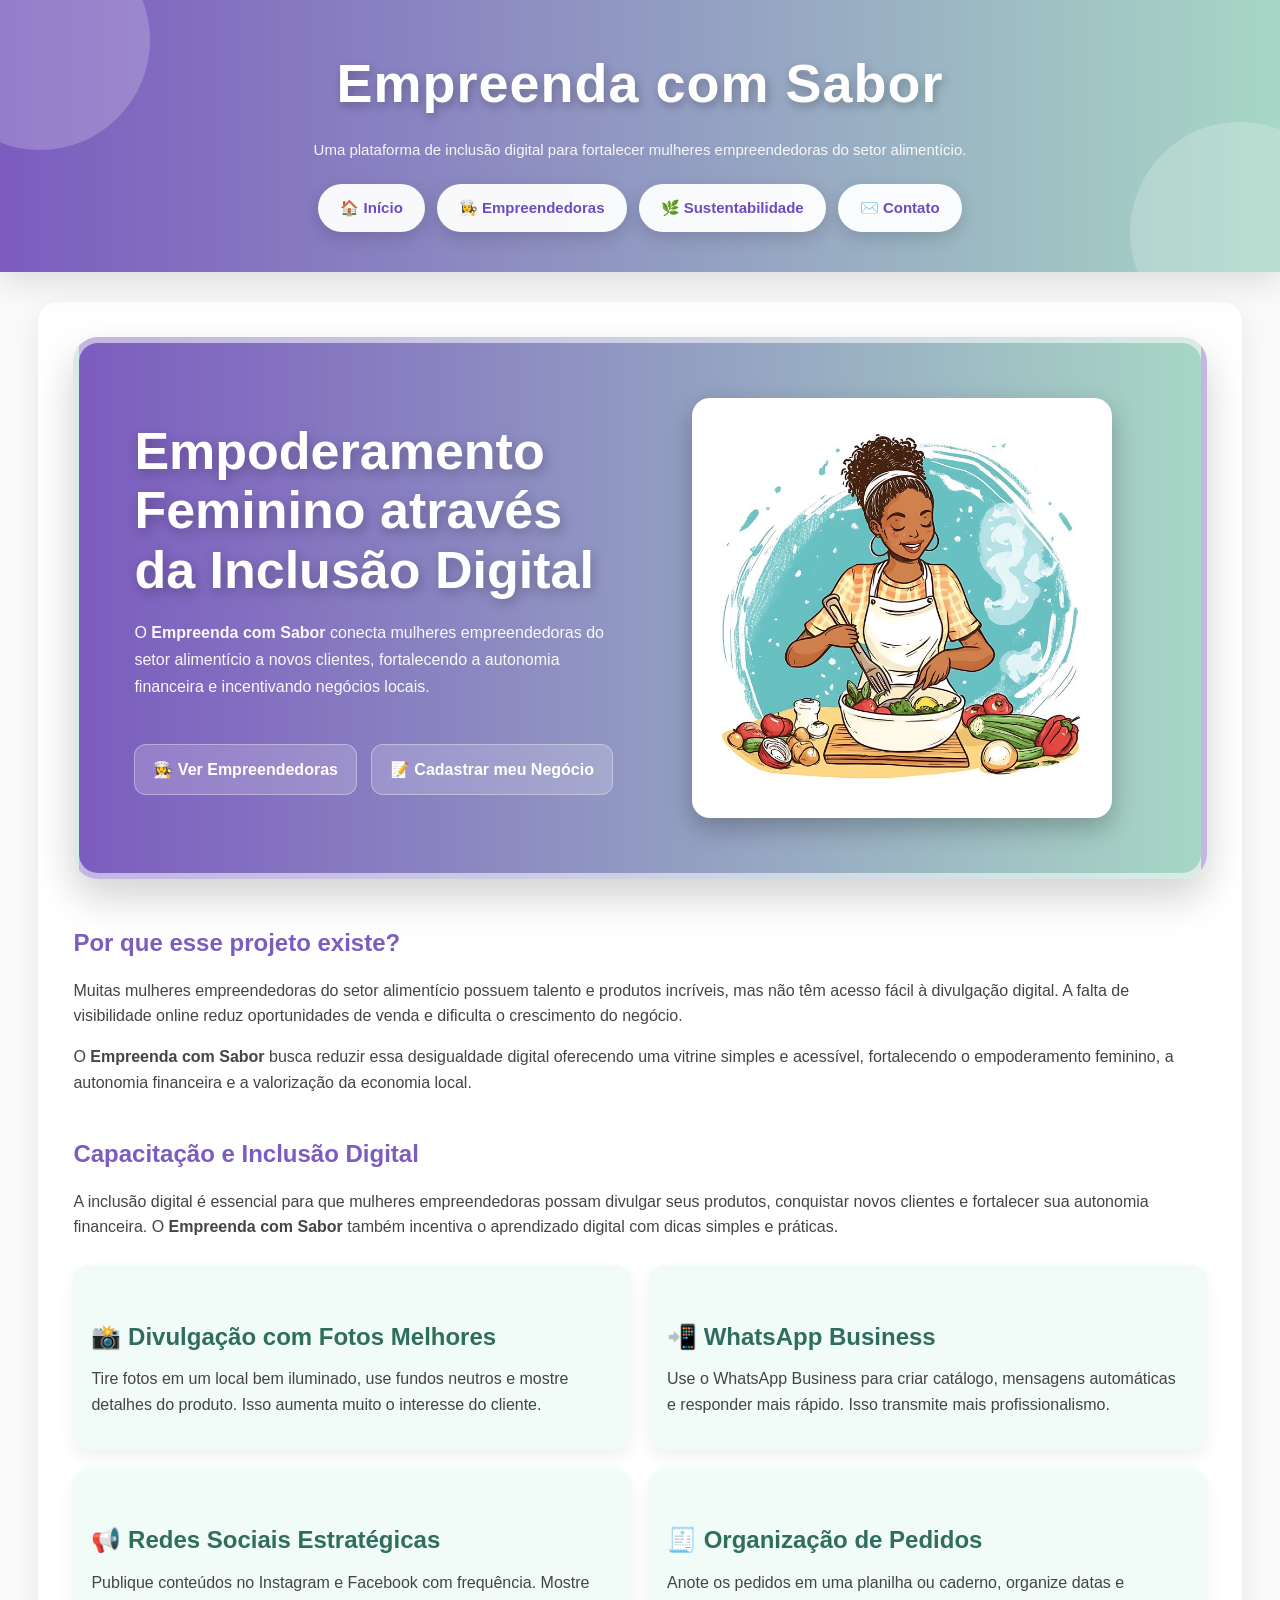
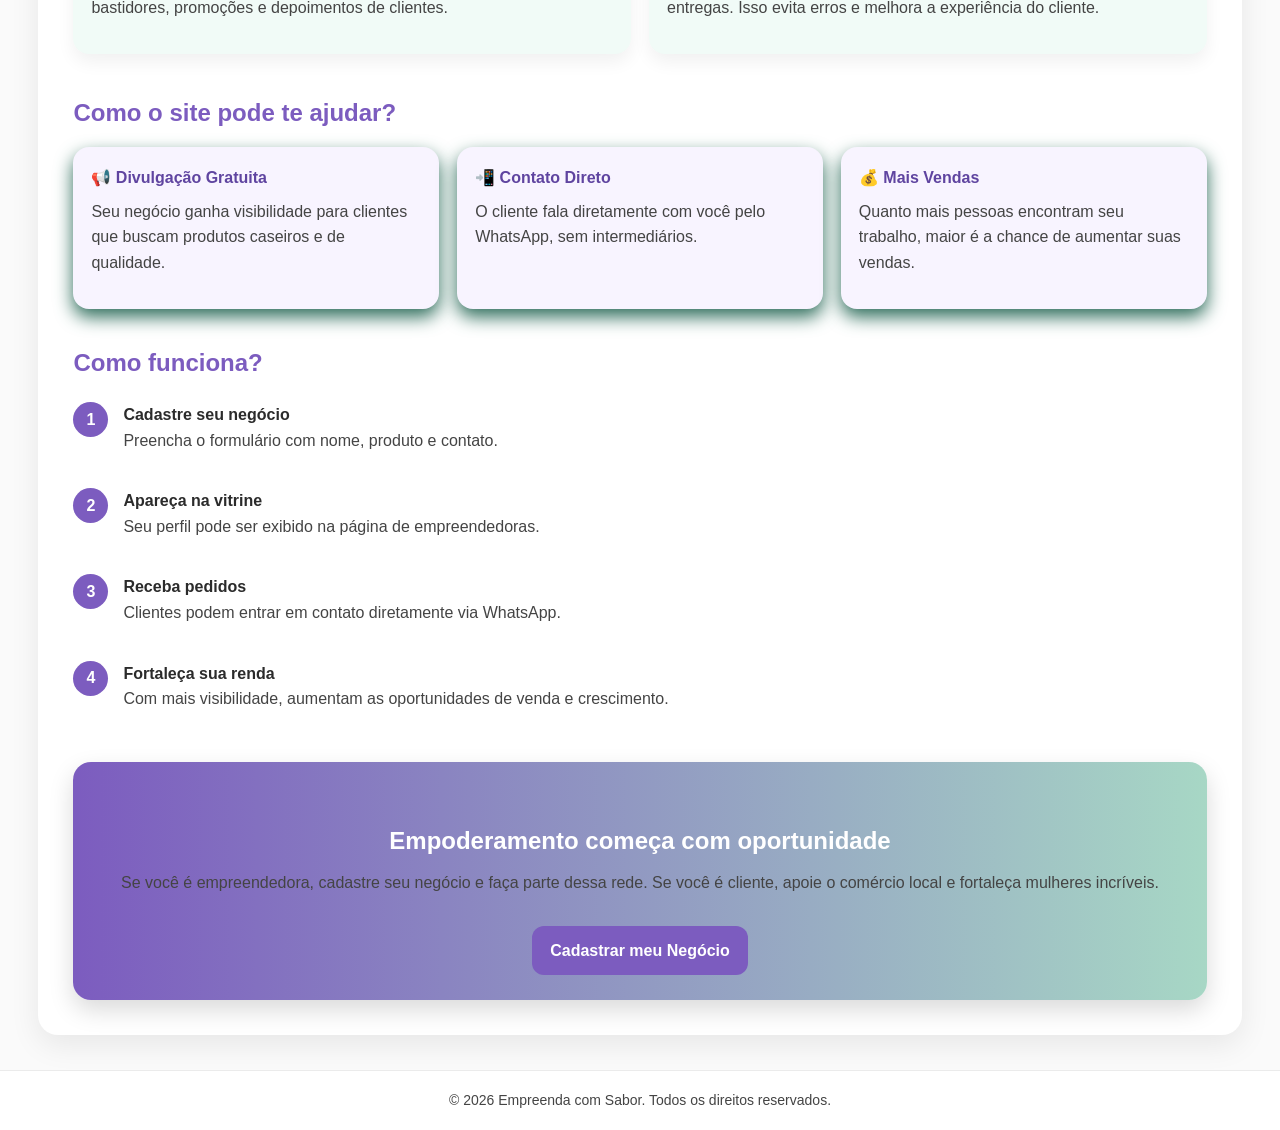
<file: index.html>
<!DOCTYPE html>
<html lang="pt-BR">

<head>
    <meta charset="UTF-8">
    <meta name="viewport" content="width=device-width, initial-scale=1.0">
    <title>Empreenda com Sabor</title>
    <link rel="stylesheet" href="css/style.css">

    <!-- Google analytics -->
    <script async src="https://www.googletagmanager.com/gtag/js?id=G-CT1S5TMFH6"></script>
    <script>
        window.dataLayer = window.dataLayer || [];
        function gtag() { dataLayer.push(arguments); }
        gtag('js', new Date());

        gtag('config', 'G-CT1S5TMFH6');
    </script>

</head>

<body>

    <!-- HEADER -->
    <header class="top-header">
        <div class="header-content">

            <div class="logo-area">
                <h1>Empreenda com Sabor</h1>
                <p>Uma plataforma de inclusão digital para fortalecer mulheres empreendedoras do setor alimentício.</p>
            </div>

            <nav class="menu">
                <a href="index.html">🏠 Início</a>
                <a href="empreendedoras.html">👩‍🍳 Empreendedoras</a>
                <a href="sustentabilidade.html">🌿 Sustentabilidade</a>
                <a href="contato.html">✉️ Contato</a>
            </nav>

        </div>
    </header>

    <!-- CONTEÚDO -->
    <main class="container">

        <section class="hero-index">

            <div class="hero-index-text">
                <h2>Empoderamento Feminino através da Inclusão Digital</h2>

                <p>
                    O <strong>Empreenda com Sabor</strong> conecta mulheres empreendedoras do setor alimentício
                    a novos clientes, fortalecendo a autonomia financeira e incentivando negócios locais.
                </p>

                <div class="hero-buttons">
                    <a class="btn" href="empreendedoras.html">👩‍🍳 Ver Empreendedoras</a>
                    <a class="btn" href="contato.html">📝 Cadastrar meu Negócio</a>
                </div>
            </div>

            <div class="hero-index-image">
                <img src="img/hero.jpg" alt="Mulher empreendedora na cozinha">
            </div>

        </section>

        <section class="hero">
            <div class="hero-content">

                <h3>Por que esse projeto existe?</h3>

                <p>
                    Muitas mulheres empreendedoras do setor alimentício possuem talento e produtos incríveis,
                    mas não têm acesso fácil à divulgação digital. A falta de visibilidade online reduz oportunidades
                    de venda e dificulta o crescimento do negócio.
                </p>

                <p>
                    O <strong>Empreenda com Sabor</strong> busca reduzir essa desigualdade digital oferecendo uma
                    vitrine
                    simples e acessível, fortalecendo o empoderamento feminino, a autonomia financeira e a valorização
                    da economia local.
                </p>

                <!-- SEÇÃO DIGITAL -->
                <section class="digital-section">

                    <h2>Capacitação e Inclusão Digital</h2>

                    <p class="section-description">
                        A inclusão digital é essencial para que mulheres empreendedoras possam divulgar seus produtos,
                        conquistar novos clientes e fortalecer sua autonomia financeira. O <strong>Empreenda com
                            Sabor</strong>
                        também incentiva o aprendizado digital com dicas simples e práticas.
                    </p>

                    <div class="digital-cards">

                        <div class="digital-card">
                            <h3>📸 Divulgação com Fotos Melhores</h3>
                            <p>
                                Tire fotos em um local bem iluminado, use fundos neutros e mostre detalhes do produto.
                                Isso aumenta muito o interesse do cliente.
                            </p>
                        </div>

                        <div class="digital-card">
                            <h3>📲 WhatsApp Business</h3>
                            <p>
                                Use o WhatsApp Business para criar catálogo, mensagens automáticas e responder mais
                                rápido.
                                Isso transmite mais profissionalismo.
                            </p>
                        </div>

                        <div class="digital-card">
                            <h3>📢 Redes Sociais Estratégicas</h3>
                            <p>
                                Publique conteúdos no Instagram e Facebook com frequência.
                                Mostre bastidores, promoções e depoimentos de clientes.
                            </p>
                        </div>

                        <div class="digital-card">
                            <h3>🧾 Organização de Pedidos</h3>
                            <p>
                                Anote os pedidos em uma planilha ou caderno, organize datas e entregas.
                                Isso evita erros e melhora a experiência do cliente.
                            </p>
                        </div>

                    </div>

                </section>

                <!-- BENEFÍCIOS -->
                <h3>Como o site pode te ajudar?</h3>

                <div class="info-cards">

                    <div class="info-card">
                        <h4>📢 Divulgação Gratuita</h4>
                        <p>Seu negócio ganha visibilidade para clientes que buscam produtos caseiros e de qualidade.</p>
                    </div>

                    <div class="info-card">
                        <h4>📲 Contato Direto</h4>
                        <p>O cliente fala diretamente com você pelo WhatsApp, sem intermediários.</p>
                    </div>

                    <div class="info-card">
                        <h4>💰 Mais Vendas</h4>
                        <p>Quanto mais pessoas encontram seu trabalho, maior é a chance de aumentar suas vendas.</p>
                    </div>

                </div>

                <!-- PASSO A PASSO -->
                <h3>Como funciona?</h3>

                <div class="steps">

                    <div class="step">
                        <span class="step-number">1</span>
                        <div>
                            <h4>Cadastre seu negócio</h4>
                            <p>Preencha o formulário com nome, produto e contato.</p>
                        </div>
                    </div>

                    <div class="step">
                        <span class="step-number">2</span>
                        <div>
                            <h4>Apareça na vitrine</h4>
                            <p>Seu perfil pode ser exibido na página de empreendedoras.</p>
                        </div>
                    </div>

                    <div class="step">
                        <span class="step-number">3</span>
                        <div>
                            <h4>Receba pedidos</h4>
                            <p>Clientes podem entrar em contato diretamente via WhatsApp.</p>
                        </div>
                    </div>

                    <div class="step">
                        <span class="step-number">4</span>
                        <div>
                            <h4>Fortaleça sua renda</h4>
                            <p>Com mais visibilidade, aumentam as oportunidades de venda e crescimento.</p>
                        </div>
                    </div>

                </div>

                <!-- CTA FINAL -->
                <div class="cta">

                    <h3>Empoderamento começa com oportunidade</h3>

                    <p>
                        Se você é empreendedora, cadastre seu negócio e faça parte dessa rede.
                        Se você é cliente, apoie o comércio local e fortaleça mulheres incríveis.
                    </p>

                    <a class="btn" href="contato.html">Cadastrar meu Negócio</a>

                </div>

            </div>
        </section>

    </main>

    <!-- FOOTER -->
    <footer class="site-footer">
        <p>© 2026 Empreenda com Sabor. Todos os direitos reservados.</p>
    </footer>

    <button id="btnTopo" aria-label="Voltar ao topo">↑</button>
    <script src="js/script.js"></script>

</body>

</html>
</file>
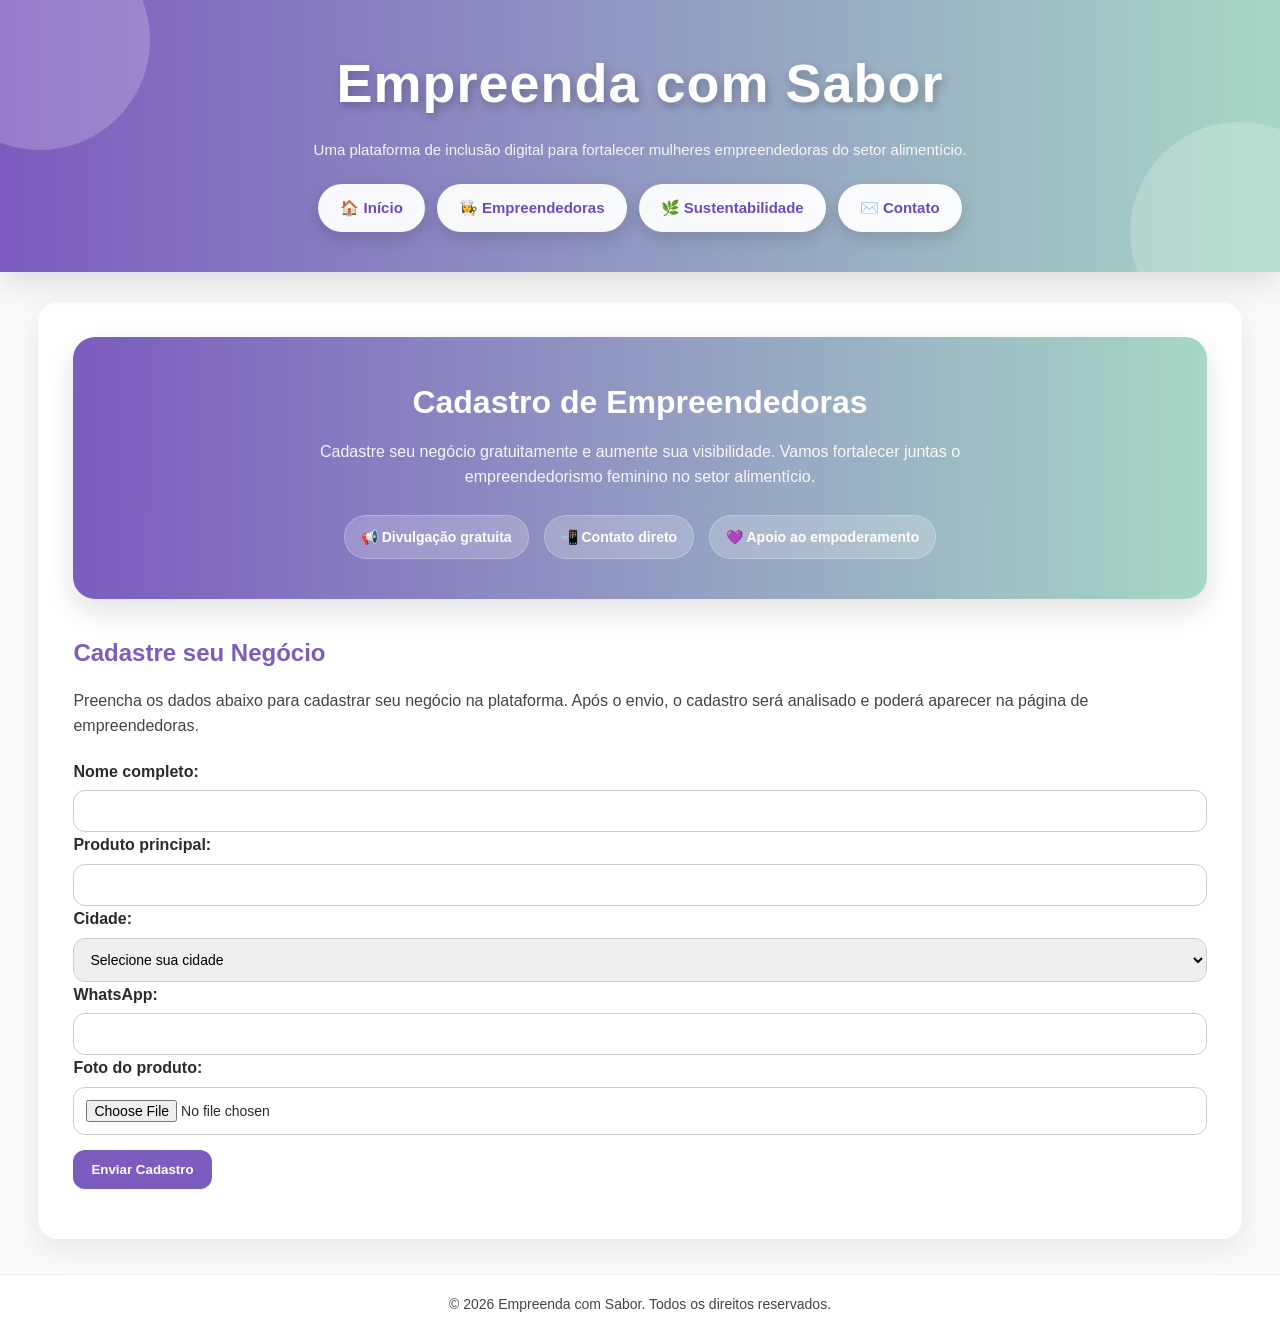
<file: contato.html>
<!DOCTYPE html>
<html lang="pt-BR">

<head>
    <meta charset="UTF-8">
    <meta name="viewport" content="width=device-width, initial-scale=1.0">
    <title>Contato | Empreenda com Sabor</title>
    <link rel="stylesheet" href="css/style.css">

    <!-- Google analytics -->
    <script async src="https://www.googletagmanager.com/gtag/js?id=G-CT1S5TMFH6"></script>
    <script>
        window.dataLayer = window.dataLayer || [];
        function gtag() { dataLayer.push(arguments); }
        gtag('js', new Date());

        gtag('config', 'G-CT1S5TMFH6');
    </script>

</head>

<body>

    <!-- HEADER -->
    <header class="top-header">
        <div class="header-content">

            <div class="logo-area">
                <h1>Empreenda com Sabor</h1>
                <p>Uma plataforma de inclusão digital para fortalecer mulheres empreendedoras do setor alimentício.</p>
            </div>

            <nav class="menu">
                <a href="index.html">🏠 Início</a>
                <a href="empreendedoras.html">👩‍🍳 Empreendedoras</a>
                <a href="sustentabilidade.html">🌿 Sustentabilidade</a>
                <a href="contato.html">✉️ Contato</a>
            </nav>

        </div>
    </header>

    <!-- CONTEÚDO -->
    <main class="container">

        <section class="banner">

            <h2>Cadastro de Empreendedoras</h2>

            <p>
                Cadastre seu negócio gratuitamente e aumente sua visibilidade.
                Vamos fortalecer juntas o empreendedorismo feminino no setor alimentício.
            </p>

            <div class="banner-highlights">
                <span>📢 Divulgação gratuita</span>
                <span>📲 Contato direto</span>
                <span>💜 Apoio ao empoderamento</span>
            </div>

        </section>

        <h2>Cadastre seu Negócio</h2>

        <p>
            Preencha os dados abaixo para cadastrar seu negócio na plataforma.
            Após o envio, o cadastro será analisado e poderá aparecer na página de empreendedoras.
        </p>

        <form action="https://formsubmit.co/annadara182@gmail.com" method="POST" enctype="multipart/form-data">

            <!-- Impede captcha -->
            <input type="hidden" name="_captcha" value="false">

            <!-- Página de sucesso -->
            <input type="hidden" name="_next"
                value="https://annadara182.github.io/atividade-extensionista/formulario.html">

            <label for="nome"><strong>Nome completo:</strong></label>
            <input type="text" id="nome" name="nome" required>

            <label for="produto"><strong>Produto principal:</strong></label>
            <input type="text" id="produto" name="produto" required>

            <label for="cidade"><strong>Cidade:</strong></label>
            <select id="cidade" name="cidade" required>
                <option value="">Selecione sua cidade</option>
                <option value="Palhoça">Palhoça</option>
                <option value="São José">São José</option>
                <option value="Florianópolis">Florianópolis</option>
                <option value="Outra">Outra</option>
            </select>

            <label for="telefone"><strong>WhatsApp:</strong></label>
            <input type="tel" id="telefone" name="telefone" required>

            <label for="foto"><strong>Foto do produto:</strong></label>
            <input type="file" id="foto" name="attachment" accept="image/*" required>

            <button type="submit" class="btn">Enviar Cadastro</button>

        </form>

        <p id="mensagemSucesso" role="alert"></p>

    </main>

    <!-- FOOTER -->
    <footer class="site-footer">
        <p>© 2026 Empreenda com Sabor. Todos os direitos reservados.</p>
    </footer>

    <button id="btnTopo" aria-label="Voltar ao topo">↑</button>
    <script src="js/script.js"></script>

</body>

</html>
</file>
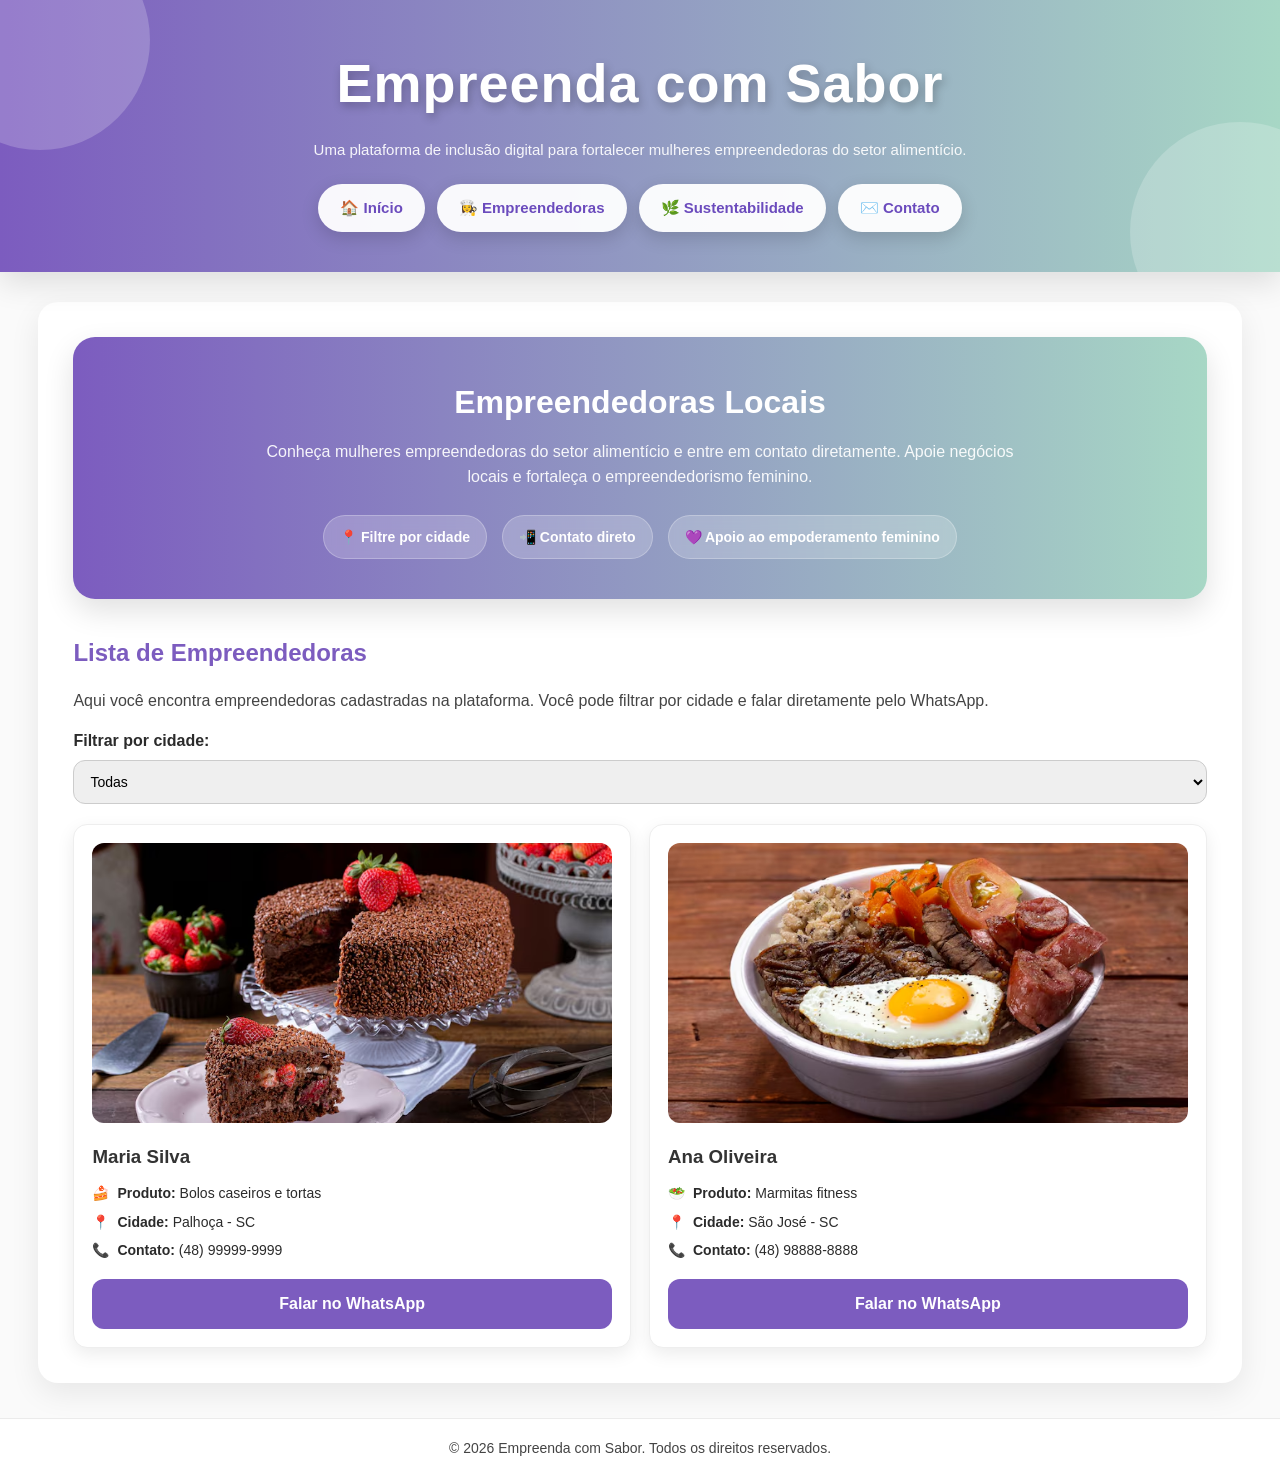
<file: empreendedoras.html>
<!DOCTYPE html>
<html lang="pt-BR">

<head>
    <meta charset="UTF-8">
    <meta name="viewport" content="width=device-width, initial-scale=1.0">
    <title>Empreendedoras | Empreenda com Sabor</title>
    <link rel="stylesheet" href="css/style.css">

        <!-- Google analytics -->
    <script async src="https://www.googletagmanager.com/gtag/js?id=G-CT1S5TMFH6"></script>
    <script>
        window.dataLayer = window.dataLayer || [];
        function gtag() { dataLayer.push(arguments); }
        gtag('js', new Date());

        gtag('config', 'G-CT1S5TMFH6');
    </script>
    
</head>

<body>

    <!-- HEADER -->
    <header class="top-header">
        <div class="header-content">

            <div class="logo-area">
                <h1>Empreenda com Sabor</h1>
                <p>Uma plataforma de inclusão digital para fortalecer mulheres empreendedoras do setor alimentício.</p>
            </div>

            <nav class="menu">
                <a href="index.html">🏠 Início</a>
                <a href="empreendedoras.html">👩‍🍳 Empreendedoras</a>
                <a href="sustentabilidade.html">🌿 Sustentabilidade</a>
                <a href="contato.html">✉️ Contato</a>
            </nav>

        </div>
    </header>

    <!-- CONTEÚDO -->
    <main class="container">

        <section class="banner">
            <h2>Empreendedoras Locais</h2>

            <p>
                Conheça mulheres empreendedoras do setor alimentício e entre em contato diretamente.
                Apoie negócios locais e fortaleça o empreendedorismo feminino.
            </p>

            <div class="banner-highlights">
                <span>📍 Filtre por cidade</span>
                <span>📲 Contato direto</span>
                <span>💜 Apoio ao empoderamento feminino</span>
            </div>
        </section>

        <h2>Lista de Empreendedoras</h2>

        <p>
            Aqui você encontra empreendedoras cadastradas na plataforma.
            Você pode filtrar por cidade e falar diretamente pelo WhatsApp.
        </p>

        <label for="filtroCidade"><strong>Filtrar por cidade:</strong></label>

        <select id="filtroCidade" onchange="filtrarCidade()">
            <option value="todas">Todas</option>
            <option value="Palhoça">Palhoça</option>
            <option value="São José">São José</option>
        </select>

        <div class="cards">

            <div class="card" data-cidade="Palhoça">
                <img src="img/bolo.jpg" alt="Bolos caseiros">

                <h3>Maria Silva</h3>

                <div class="info">
                    <span>🍰</span>
                    <span><strong>Produto:</strong> Bolos caseiros e tortas</span>
                </div>

                <div class="info">
                    <span>📍</span>
                    <span><strong>Cidade:</strong> Palhoça - SC</span>
                </div>

                <div class="info">
                    <span>📞</span>
                    <span><strong>Contato:</strong> (48) 99999-9999</span>
                </div>

                <a class="btn" href="https://wa.me/5548999999999" target="_blank">
                    Falar no WhatsApp
                </a>
            </div>

            <div class="card" data-cidade="São José">
                <img src="img/marmita.jpg" alt="Marmitas fitness">

                <h3>Ana Oliveira</h3>

                <div class="info">
                    <span>🥗</span>
                    <span><strong>Produto:</strong> Marmitas fitness</span>
                </div>

                <div class="info">
                    <span>📍</span>
                    <span><strong>Cidade:</strong> São José - SC</span>
                </div>

                <div class="info">
                    <span>📞</span>
                    <span><strong>Contato:</strong> (48) 98888-8888</span>
                </div>

                <a class="btn" href="https://wa.me/5548998888888" target="_blank">
                    Falar no WhatsApp
                </a>
            </div>

        </div>

    </main>

    <!-- FOOTER -->
    <footer class="site-footer">
        <p>© 2026 Empreenda com Sabor. Todos os direitos reservados.</p>
    </footer>

    <button id="btnTopo" aria-label="Voltar ao topo">↑</button>
    <script src="js/script.js"></script>

</body>

</html>
</file>
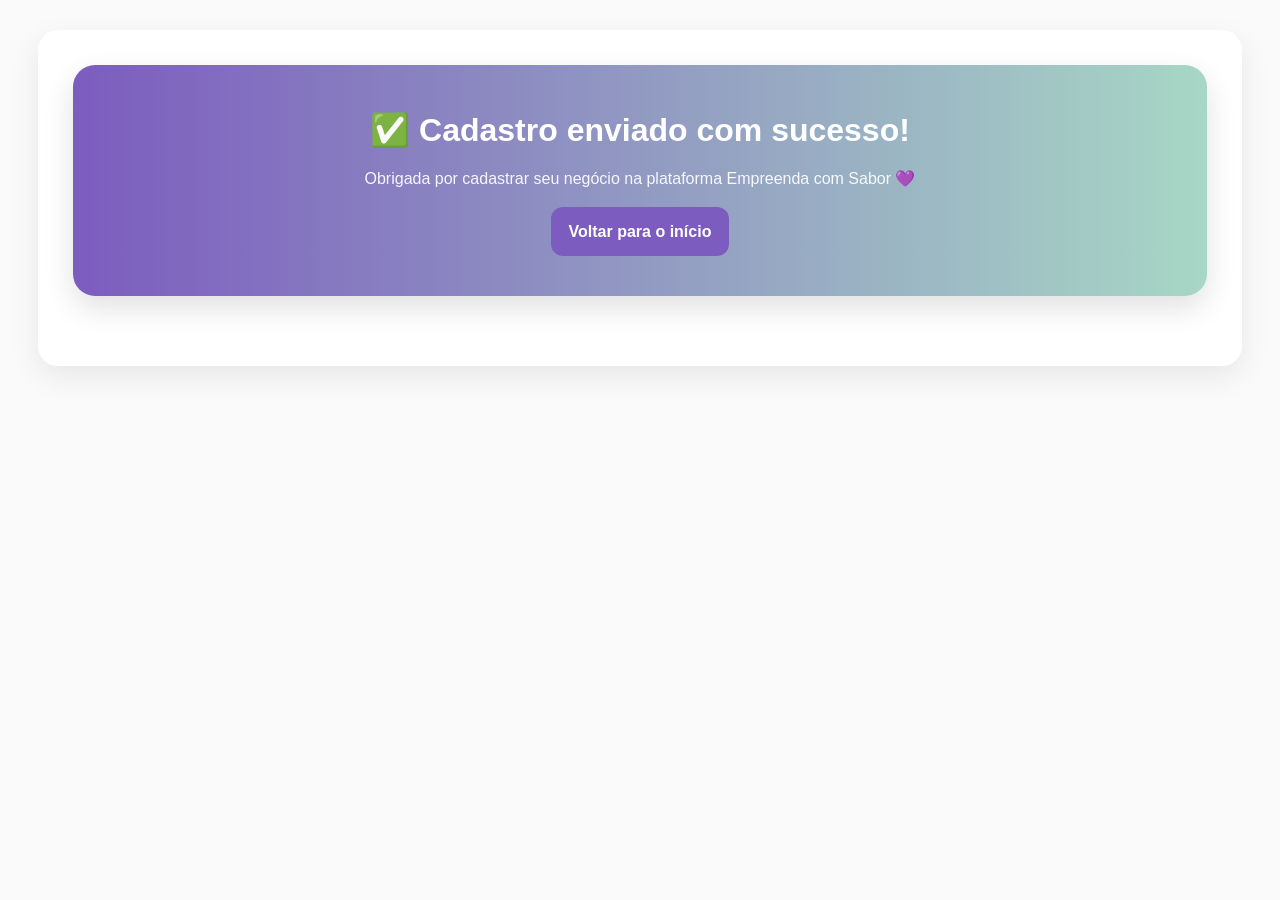
<file: formulario.html>
<!DOCTYPE html>
<html lang="pt-BR">

<head>
    <meta charset="UTF-8">
    <meta name="viewport" content="width=device-width, initial-scale=1.0">
    <title>Cadastro enviado</title>
    <link rel="stylesheet" href="css/style.css">
</head>

<body>

    <main class="container">

        <section class="banner">

            <h2>✅ Cadastro enviado com sucesso!</h2>

            <p>
                Obrigada por cadastrar seu negócio na plataforma
                Empreenda com Sabor 💜
            </p>

            <a href="index.html" class="btn">
                Voltar para o início
            </a>

        </section>

    </main>

</body>

</html>
</file>
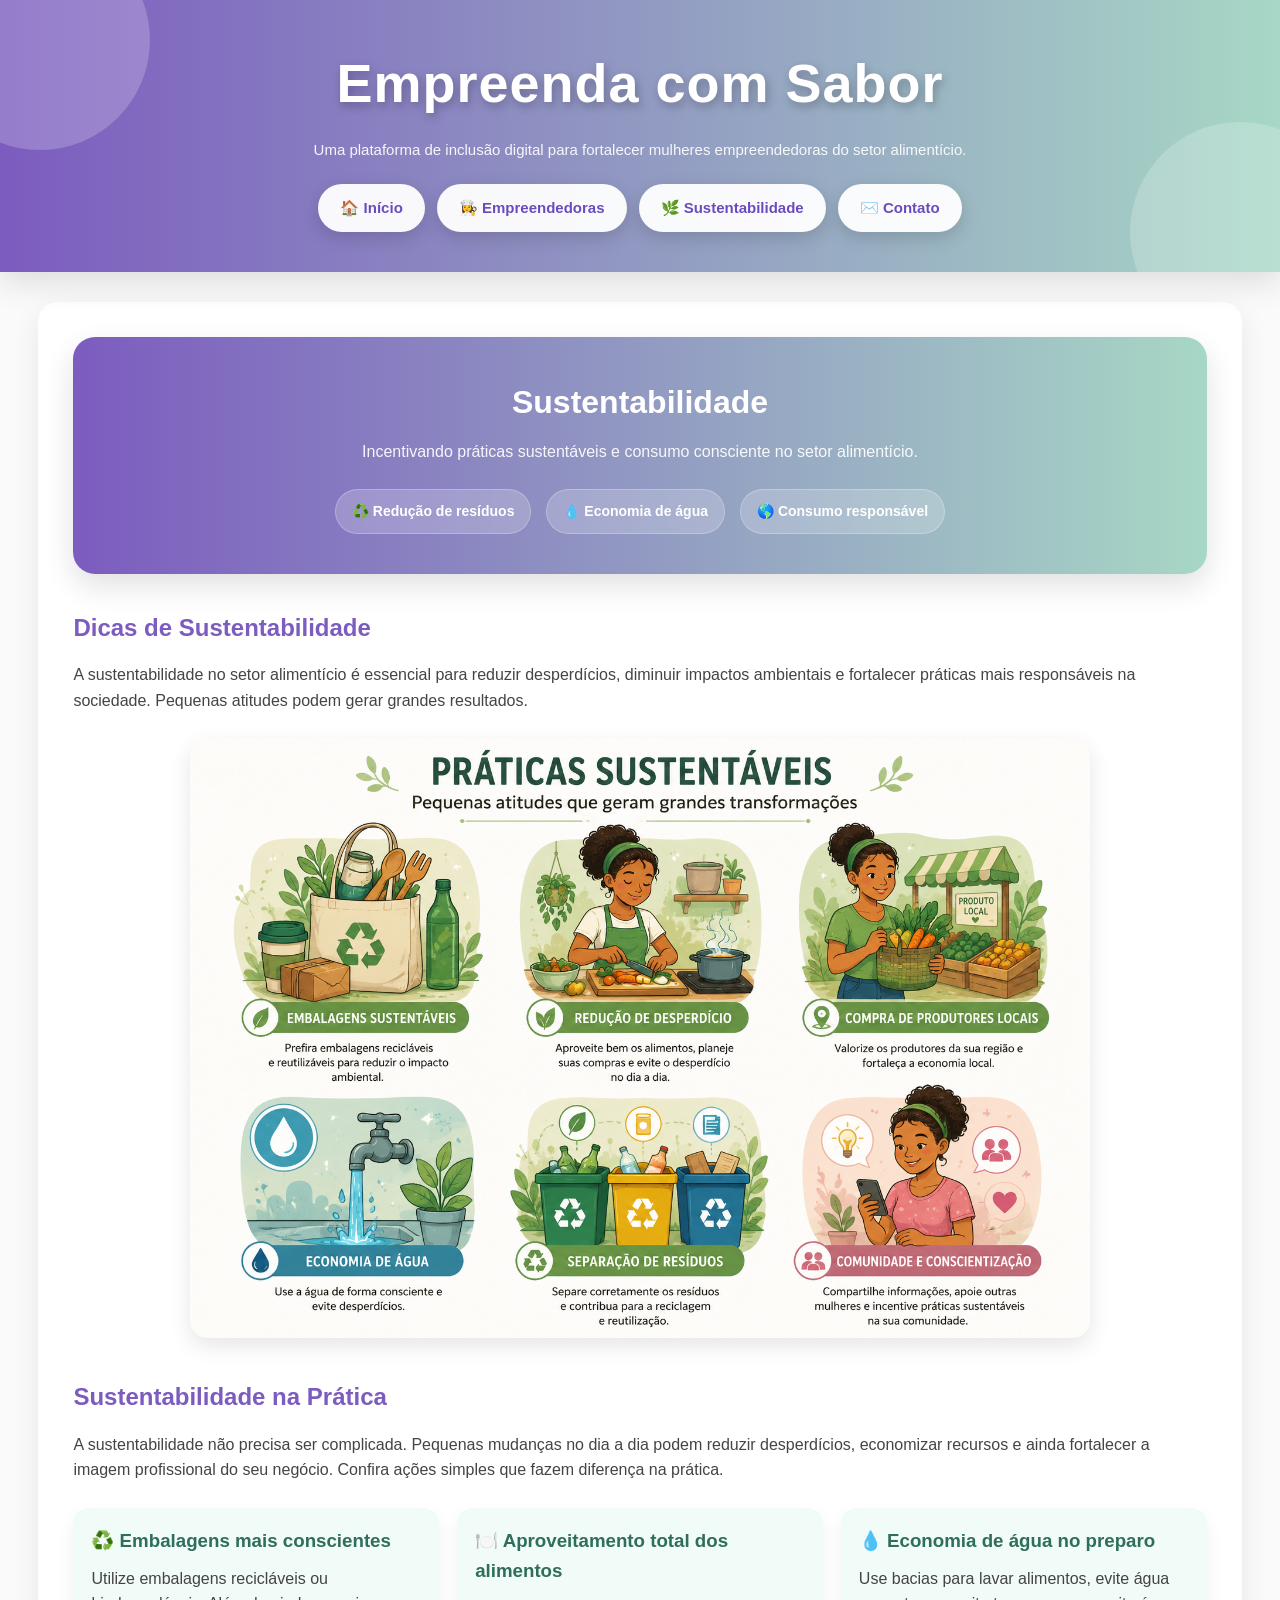
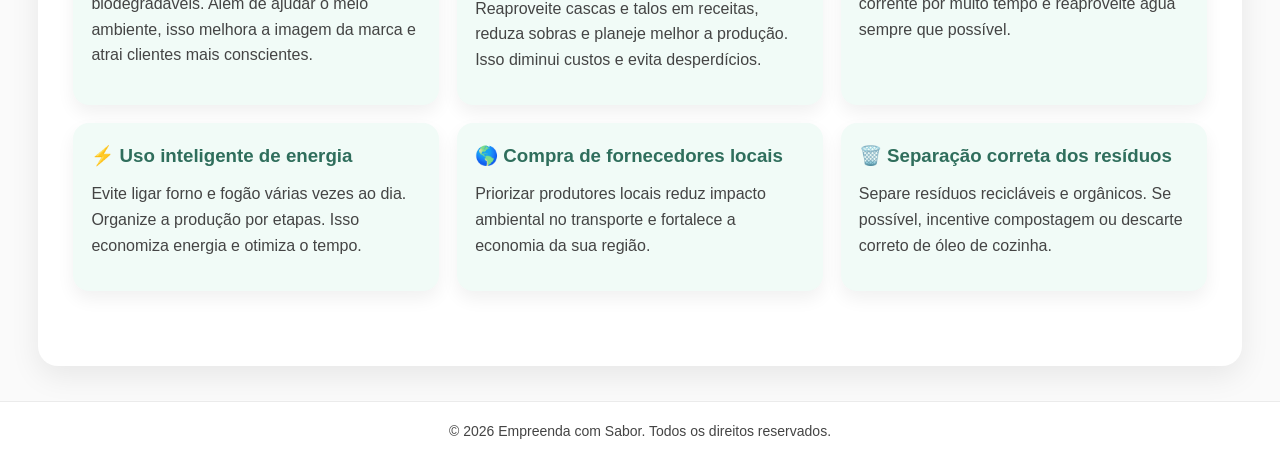
<file: sustentabilidade.html>
<!DOCTYPE html>
<html lang="pt-BR">

<head>
    <meta charset="UTF-8">
    <meta name="viewport" content="width=device-width, initial-scale=1.0">
    <title>Sustentabilidade | Empreenda com Sabor</title>
    <link rel="stylesheet" href="css/style.css">

    <!-- Google analytics -->
    <script async src="https://www.googletagmanager.com/gtag/js?id=G-CT1S5TMFH6"></script>
    <script>
        window.dataLayer = window.dataLayer || [];
        function gtag() { dataLayer.push(arguments); }
        gtag('js', new Date());

        gtag('config', 'G-CT1S5TMFH6');
    </script>
</head>

<body>

    <!-- HEADER -->
    <header class="top-header">
        <div class="header-content">

            <div class="logo-area">
                <h1>Empreenda com Sabor</h1>
                <p>Uma plataforma de inclusão digital para fortalecer mulheres empreendedoras do setor alimentício.</p>
            </div>

            <nav class="menu">
                <a href="index.html">🏠 Início</a>
                <a href="empreendedoras.html">👩‍🍳 Empreendedoras</a>
                <a href="sustentabilidade.html">🌿 Sustentabilidade</a>
                <a href="contato.html">✉️ Contato</a>
            </nav>

        </div>
    </header>

    <!-- CONTEÚDO -->
    <main class="container">

        <section class="banner">
            <h2>Sustentabilidade</h2>

            <p>
                Incentivando práticas sustentáveis e consumo consciente no setor alimentício.
            </p>

            <div class="banner-highlights">
                <span>♻️ Redução de resíduos</span>
                <span>💧 Economia de água</span>
                <span>🌎 Consumo responsável</span>
            </div>
        </section>

        <h2>Dicas de Sustentabilidade</h2>

        <p>
            A sustentabilidade no setor alimentício é essencial para reduzir desperdícios,
            diminuir impactos ambientais e fortalecer práticas mais responsáveis na sociedade.
            Pequenas atitudes podem gerar grandes resultados.
        </p>

        <img class="img-sustentabilidade" src="img/sustentabilidade.png" alt="Ilustrações sobre sustentabilidade">

        <section class="sustentabilidade-pratica">

            <h2>Sustentabilidade na Prática</h2>

            <p class="subtext">
                A sustentabilidade não precisa ser complicada. Pequenas mudanças no dia a dia podem reduzir
                desperdícios,
                economizar recursos e ainda fortalecer a imagem profissional do seu negócio.
                Confira ações simples que fazem diferença na prática.
            </p>

            <div class="pratica-cards">

                <div class="pratica-card">
                    <h3>♻️ Embalagens mais conscientes</h3>
                    <p>
                        Utilize embalagens recicláveis ou biodegradáveis.
                        Além de ajudar o meio ambiente, isso melhora a imagem da marca e atrai clientes mais
                        conscientes.
                    </p>
                </div>

                <div class="pratica-card">
                    <h3>🍽️ Aproveitamento total dos alimentos</h3>
                    <p>
                        Reaproveite cascas e talos em receitas, reduza sobras e planeje melhor a produção.
                        Isso diminui custos e evita desperdícios.
                    </p>
                </div>

                <div class="pratica-card">
                    <h3>💧 Economia de água no preparo</h3>
                    <p>
                        Use bacias para lavar alimentos, evite água corrente por muito tempo
                        e reaproveite água sempre que possível.
                    </p>
                </div>

                <div class="pratica-card">
                    <h3>⚡ Uso inteligente de energia</h3>
                    <p>
                        Evite ligar forno e fogão várias vezes ao dia. Organize a produção por etapas.
                        Isso economiza energia e otimiza o tempo.
                    </p>
                </div>

                <div class="pratica-card">
                    <h3>🌎 Compra de fornecedores locais</h3>
                    <p>
                        Priorizar produtores locais reduz impacto ambiental no transporte
                        e fortalece a economia da sua região.
                    </p>
                </div>

                <div class="pratica-card">
                    <h3>🗑️ Separação correta dos resíduos</h3>
                    <p>
                        Separe resíduos recicláveis e orgânicos.
                        Se possível, incentive compostagem ou descarte correto de óleo de cozinha.
                    </p>
                </div>

            </div>

        </section>

    </main>

    <!-- FOOTER -->
    <footer class="site-footer">
        <p>© 2026 Empreenda com Sabor. Todos os direitos reservados.</p>
    </footer>

    <button id="btnTopo" aria-label="Voltar ao topo">↑</button>
    <script src="js/script.js"></script>

</body>

</html>
</file>
<file: css/style.css>
/* -- RESET -- */
* {
    margin: 0;
    padding: 0;
    box-sizing: border-box;
}

/* -- GERAL -- */
body {
    font-family: Arial, sans-serif;
    background-color: #FAFAFA;
    color: #2B2B2B;
    line-height: 1.6;
}

.container {
    width: 94%;
    max-width: 1300px;
    margin: 30px auto;
    background: white;
    padding: 35px;
    border-radius: 20px;
    box-shadow: 0px 10px 30px rgba(0, 0, 0, 0.08);
}

/* -- TIPOGRAFIA -- */
h2 {
    margin-bottom: 15px;
    color: #7C5CBF;
}

p {
    margin-bottom: 15px;
    color: #444;
}

ul {
    margin-left: 20px;
    margin-bottom: 15px;
}

/* -- HEADER -- */
.top-header {
    background: linear-gradient(to right, #7C5CBF, #A7D7C5);
    padding: 40px 20px;
    text-align: center;
    position: relative;
    overflow: hidden;
    box-shadow: 0px 10px 30px rgba(0, 0, 0, 0.12);
}

/* BOLAS DECORATIVAS */
.top-header::before,
.top-header::after {
    content: "";
    position: absolute;
    width: 220px;
    height: 220px;
    background: rgba(255, 255, 255, 0.20);
    border-radius: 50%;
}

.top-header::before {
    top: -70px;
    left: -70px;
}

.top-header::after {
    bottom: -70px;
    right: -70px;
}

.header-content {
    position: relative;
    z-index: 2;
}

.logo-area h1 {
    color: white;
    font-size: 54px;
    font-weight: bold;
    margin-bottom: 12px;
    letter-spacing: 1px;
    text-shadow: 2px 4px 10px rgba(0, 0, 0, 0.25);
}

.logo-area p {
    font-size: 15px;
    color: rgba(255, 255, 255, 0.92);
    max-width: 780px;
    margin: auto;
    margin-bottom: 22px;
}

/* -- MENU -- */
.menu {
    display: flex;
    justify-content: center;
    flex-wrap: wrap;
    gap: 12px;
}

.menu a {
    background: rgba(255, 255, 255, 0.95);
    color: #6b4bbd;
    text-decoration: none;
    font-weight: bold;
    padding: 12px 22px;
    border-radius: 30px;
    font-size: 15px;
    box-shadow: 0px 6px 18px rgba(0, 0, 0, 0.15);
    transition: 0.3s;
}

.menu a:hover {
    background: rgba(255, 255, 255, 1);
    transform: translateY(-2px);
}

.menu a:focus,
.btn:focus,
select:focus,
input:focus,
textarea:focus {
    outline: 3px solid #A7D7C5;
    outline-offset: 3px;
}

/* -- BOTÕES -- */
.btn {
    display: inline-block;
    background-color: #7C5CBF;
    color: white;
    padding: 12px 18px;
    border-radius: 12px;
    text-decoration: none;
    font-weight: bold;
    border: none;
    cursor: pointer;
    transition: 0.3s;
    margin-top: 15px;
}

.btn:hover {
    background-color: #5f44a0;
    transform: scale(1.03);
}

/* botão transparente (hero/banner) */
.btn-outline {
    display: inline-block;
    padding: 12px 18px;
    border-radius: 12px;
    background: rgba(255, 255, 255, 0.18);
    border: 1px solid rgba(255, 255, 255, 0.35);
    color: white;
    font-weight: bold;
    text-decoration: none;
    cursor: pointer;
    transition: 0.3s;
    backdrop-filter: blur(6px);
}

.btn-outline:hover {
    background: rgba(255, 255, 255, 0.28);
    transform: scale(1.03);
}

/* -- HERO INDEX -- */
.hero-index {
    background: linear-gradient(to right, #7C5CBF, #A7D7C5);
    border-radius: 25px;
    padding: 55px;

    display: flex;
    justify-content: space-between;
    align-items: center;
    gap: 35px;

    color: white;
    margin-bottom: 45px;
    box-shadow: 0px 18px 40px rgba(0, 0, 0, 0.18);
    border: 6px solid rgba(255, 255, 255, 0.55);
}

.hero-index-text {
    flex: 1;
}

.hero-index-text h2 {
    font-size: 52px;
    margin-bottom: 18px;
    color: white;
    line-height: 1.15;
    text-shadow: 2px 4px 12px rgba(0, 0, 0, 0.25);
}

.hero-index-text p {
    font-size: 16px;
    line-height: 1.7;
    margin-bottom: 28px;
    color: rgba(255, 255, 255, 0.95);
}

.hero-buttons {
    display: flex;
    gap: 14px;
    flex-wrap: wrap;
}

/* botões do hero iguais */
.hero-buttons .btn {
    background: rgba(255, 255, 255, 0.18);
    border: 1px solid rgba(255, 255, 255, 0.35);
    backdrop-filter: blur(6px);
    color: white;
}

.hero-buttons .btn:hover {
    background: rgba(255, 255, 255, 0.30);
}

.hero-index-image {
    flex: 1;
    display: flex;
    justify-content: center;
}

.hero-index-image img {
    width: 100%;
    max-width: 420px;
    border-radius: 18px;
    object-fit: cover;
    background: white;
    padding: 10px;
    box-shadow: 0px 10px 26px rgba(0, 0, 0, 0.25);
}

/* -- SEÇÕES INTERNAS -- */
.hero {
    margin-top: 30px;
}

.hero-content h3 {
    font-size: 24px;
    margin-top: 35px;
    margin-bottom: 15px;
    color: #7C5CBF;
}

/* -- BANNER -- */
.banner {
    background: linear-gradient(to right, #7C5CBF, #A7D7C5);
    padding: 40px 30px;
    border-radius: 22px;
    text-align: center;
    color: white;
    width: 100%;
    box-shadow: 0px 12px 30px rgba(0, 0, 0, 0.12);
    margin-bottom: 35px;
}

.banner h2 {
    font-size: 32px;
    margin-bottom: 10px;
    color: white;
}

.banner p {
    font-size: 16px;
    max-width: 750px;
    margin: auto;
    color: rgba(255, 255, 255, 0.92);
}

.banner-highlights {
    margin-top: 25px;
    display: flex;
    justify-content: center;
    flex-wrap: wrap;
    gap: 15px;
}

.banner-highlights span {
    background: rgba(255, 255, 255, 0.20);
    border: 1px solid rgba(255, 255, 255, 0.25);
    padding: 10px 16px;
    border-radius: 30px;
    font-size: 14px;
    font-weight: bold;
    backdrop-filter: blur(6px);
}

/* -- CARDS PADRÃO -- */
.cards {
    display: grid;
    grid-template-columns: 1fr 1fr;
    gap: 18px;
    margin-top: 20px
}

.card {
    background: #ffffff;
    border-radius: 14px;
    padding: 18px;
    border: 1px solid #eee;
    box-shadow: 0px 6px 18px rgba(0, 0, 0, 0.08);
    transition: 0.3s;
}

.card:hover {
    transform: translateY(-4px);
    box-shadow: 0px 10px 22px rgba(0, 0, 0, 0.12);
}

.card h3 {
    color: #333;
    margin-bottom: 10px;
}

.card p {
    margin-bottom: 0;
    font-size: 14px;
    color: #444;
}

.card img {
    width: 100%;
    height: 280px;
    object-fit: cover;
    border-radius: 12px;
    margin-bottom: 12px;
}

.card .btn {
    width: 100%;
    text-align: center;
    margin-top: 12px;
}

/* -- LINHAS COM ÍCONES -- */
.info {
    display: flex;
    align-items: center;
    gap: 8px;
    font-size: 14px;
    margin-bottom: 6px;
}

/* -- BENEFÍCIOS (INDEX) -- */
.info-cards {
    display: grid;
    grid-template-columns: repeat(3, 1fr);
    gap: 18px;
    margin-bottom: 30px;
}

.info-card {
    background: #F8F4FF;
    border-radius: 16px;
    padding: 18px;
    box-shadow: 0px 8px 18px #2f6e5c;
    transition: 0.3s;
}

.info-card:hover {
    transform: translateY(-4px);
}

.info-card h4 {
    margin-bottom: 8px;
    color: #5f44a0;
}

/* -- DIGITAL SECTION -- */
.digital-section {
    margin-top: 40px;
    margin-bottom: 40px;
}

.section-description {
    margin-bottom: 25px;
}

.digital-cards {
    display: grid;
    grid-template-columns: repeat(2, 1fr);
    gap: 18px;
}

.digital-card {
    background: #F1FBF7;
    padding: 18px;
    border-radius: 16px;
    box-shadow: 0px 8px 18px rgba(0, 0, 0, 0.06);
    transition: 0.3s;
}

.digital-card:hover {
    transform: translateY(-4px);
}

.digital-card h3 {
    margin-bottom: 10px;
    color: #2f6e5c;
}

.digital-cta {
    margin-top: 30px;
    background: #F8F4FF;
    padding: 25px;
    border-radius: 18px;
    text-align: center;
    box-shadow: 0px 8px 18px rgba(0, 0, 0, 0.05);
}

/* -- PASSO A PASSO -- */
.steps {
    margin-top: 20px;
}

.step {
    display: flex;
    align-items: flex-start;
    gap: 15px;
    margin-bottom: 20px;
}

.step-number {
    background: #7C5CBF;
    color: white;
    width: 35px;
    height: 35px;
    border-radius: 50%;
    display: flex;
    align-items: center;
    justify-content: center;
    font-weight: bold;
}

/* -- CTA FINAL -- */
.cta {
    margin-top: 35px;
    padding: 25px;
    background: linear-gradient(to right, #7C5CBF, #A7D7C5);
    border-radius: 18px;
    color: white;
    text-align: center;
    box-shadow: 0px 10px 25px rgba(0, 0, 0, 0.15);
}

.cta h3 {
    color: white;
    margin-bottom: 10px;
}

/* -- SUSTENTABILIDADE -- */
.sustentabilidade-pratica {
    margin-top: 40px;
    margin-bottom: 40px;
}

.subtext {
    margin-bottom: 25px;
}

.pratica-cards {
    display: grid;
    grid-template-columns: repeat(3, 1fr);
    gap: 18px;
}

.pratica-card {
    background: #F1FBF7;
    padding: 18px;
    border-radius: 16px;
    box-shadow: 0px 8px 18px rgba(0, 0, 0, 0.06);
    transition: 0.3s;
}

.pratica-card:hover {
    transform: translateY(-4px);
}

.pratica-card h3 {
    margin-bottom: 10px;
    color: #2f6e5c;
}

.img-sustentabilidade {
    width: 100%;
    max-width: 900px;
    display: block;
    margin: 25px auto;
    border-radius: 18px;
    box-shadow: 0px 8px 22px rgba(0, 0, 0, 0.10);
}

/* -- FORMULÁRIOS -- */
select,
input,
textarea {
    width: 100%;
    padding: 12px;
    border-radius: 12px;
    border: 1px solid #ccc;
    margin-top: 6px;
    font-size: 14px;
}

form {
    margin-top: 20px;
}

textarea {
    resize: none;
}

#mensagemSucesso {
    margin-top: 15px;
    font-weight: bold;
    color: green;
}

/* -- BOTÃO TOPO -- */
#btnTopo {
    position: fixed;
    bottom: 20px;
    right: 20px;
    background: #7C5CBF;
    color: white;
    border: none;
    padding: 12px 14px;
    border-radius: 50%;
    cursor: pointer;
    font-size: 16px;
    display: none;
    box-shadow: 0px 4px 14px rgba(0, 0, 0, 0.20);
}

#btnTopo:hover {
    background: #5f44a0;
}

/* -- FOOTER -- */
.site-footer {
    background: #ffffff;
    text-align: center;
    padding: 18px 12px;
    margin-top: 35px;
    border-top: 1px solid rgba(0, 0, 0, 0.08);
    font-size: 14px;
    color: #555;
}

.site-footer p {
    margin: 0;
}

/* -- RESPONSIVO -- */
@media (max-width: 768px) {

    .container {
        padding: 25px;
    }

    .logo-area h1 {
        font-size: 34px;
    }

    .hero-index {
        flex-direction: column;
        text-align: center;
        padding: 35px;
    }

    .hero-index-text h2 {
        font-size: 32px;
    }

    .hero-buttons {
        justify-content: center;
    }

    .cards,
    .digital-cards,
    .info-cards,
    .testimonials,
    .pratica-cards {
        grid-template-columns: 1fr;
    }

    .banner h2 {
        font-size: 26px;
    }

    .img-sustentabilidade {
        max-width: 100%;
    }

     .menu a {
        padding: 14px 22px;
        font-size: 16px;
    }
}
</file>
